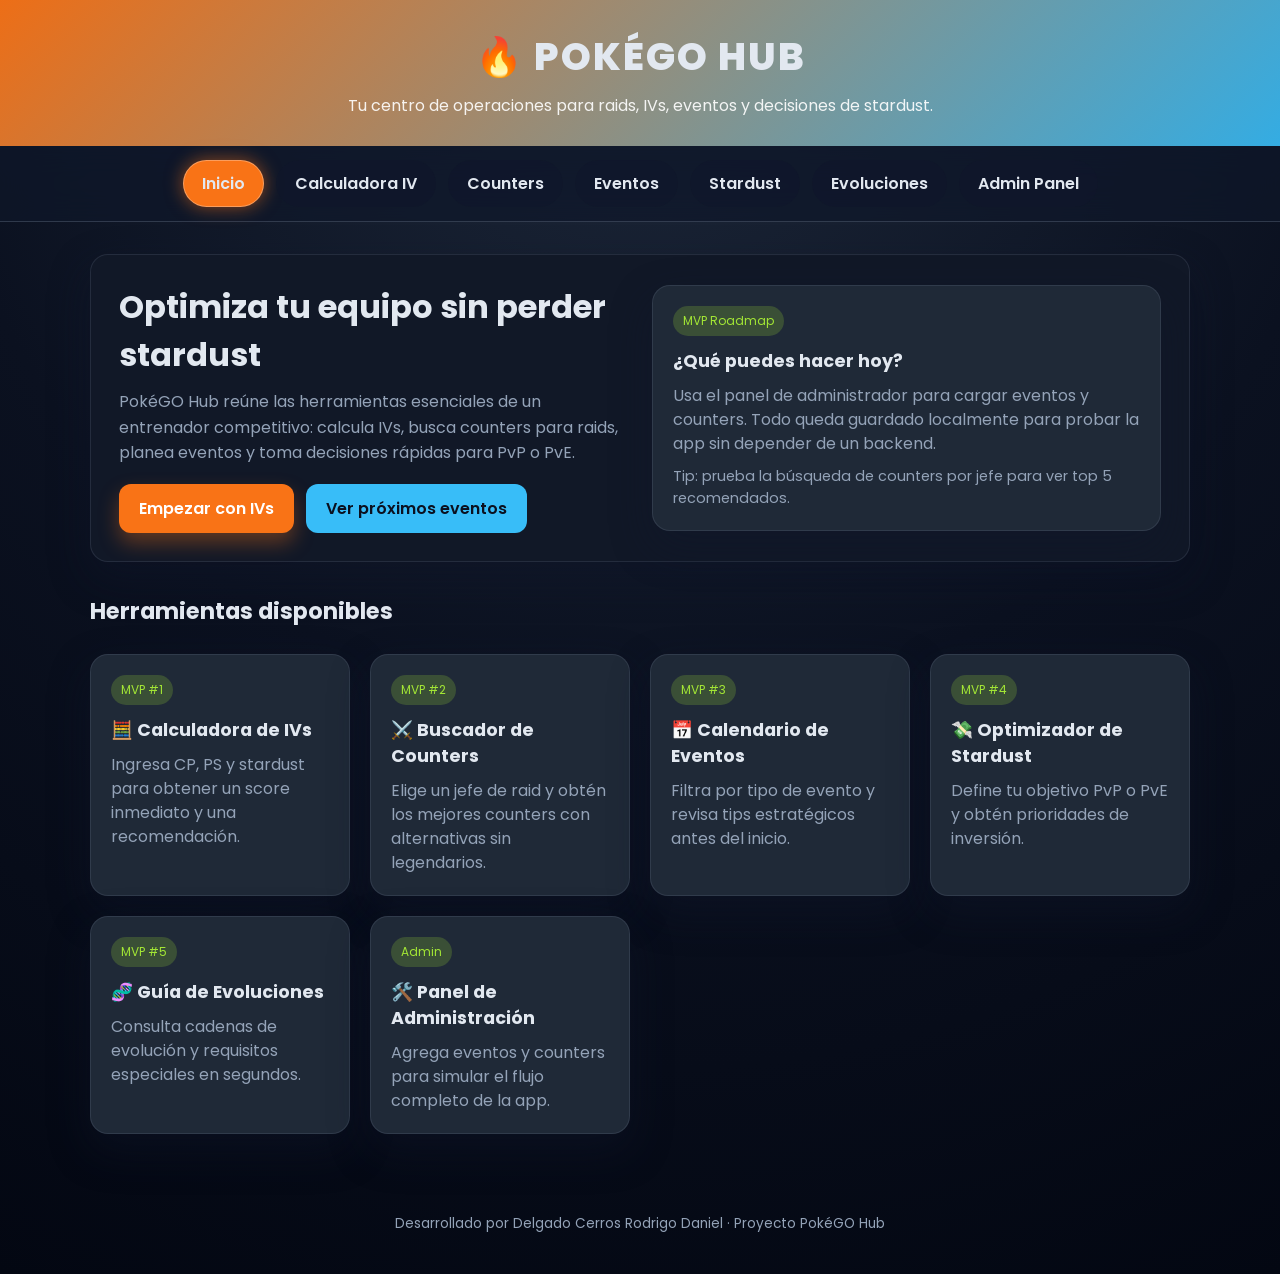
<file: index.html>
<!DOCTYPE html>
<html lang="es">
<head>
  <meta charset="UTF-8">
  <meta name="viewport" content="width=device-width, initial-scale=1.0">
  <title>PokéGO Hub</title>
  <link rel="preconnect" href="https://fonts.googleapis.com">
  <link rel="preconnect" href="https://fonts.gstatic.com" crossorigin>
  <link href="https://fonts.googleapis.com/css2?family=Poppins:wght@300;400;600;700;800&display=swap" rel="stylesheet">
  <link rel="stylesheet" href="styles.css">
</head>
<body>
  <header class="header">
    <h1>🔥 PokéGO Hub</h1>
    <p>Tu centro de operaciones para raids, IVs, eventos y decisiones de stardust.</p>
  </header>

  <nav class="nav">
    <a class="active" href="index.html">Inicio</a>
    <a href="iv-calculator.jsp">Calculadora IV</a>
    <a href="raid-counters.jsp">Counters</a>
    <a href="events.jsp">Eventos</a>
    <a href="stardust-planner.jsp">Stardust</a>
    <a href="evolutions.jsp">Evoluciones</a>
    <a href="admin.jsp">Admin Panel</a>
  </nav>

  <main class="container">
    <section class="hero">
      <div>
        <h2>Optimiza tu equipo sin perder stardust</h2>
        <p>
          PokéGO Hub reúne las herramientas esenciales de un entrenador competitivo: calcula IVs,
          busca counters para raids, planea eventos y toma decisiones rápidas para PvP o PvE.
        </p>
        <div class="hero-actions">
          <a class="button primary" href="iv-calculator.jsp">Empezar con IVs</a>
          <a class="button secondary" href="events.jsp">Ver próximos eventos</a>
        </div>
      </div>
      <div class="card">
        <span class="tag">MVP Roadmap</span>
        <h3>¿Qué puedes hacer hoy?</h3>
        <p>
          Usa el panel de administrador para cargar eventos y counters. Todo queda guardado
          localmente para probar la app sin depender de un backend.
        </p>
        <p class="notice">Tip: prueba la búsqueda de counters por jefe para ver top 5 recomendados.</p>
      </div>
    </section>

    <h2 class="section-title">Herramientas disponibles</h2>
    <div class="card-grid">
      <a class="card" href="iv-calculator.jsp">
        <span class="tag">MVP #1</span>
        <h3>🧮 Calculadora de IVs</h3>
        <p>Ingresa CP, PS y stardust para obtener un score inmediato y una recomendación.</p>
      </a>
      <a class="card" href="raid-counters.jsp">
        <span class="tag">MVP #2</span>
        <h3>⚔️ Buscador de Counters</h3>
        <p>Elige un jefe de raid y obtén los mejores counters con alternativas sin legendarios.</p>
      </a>
      <a class="card" href="events.jsp">
        <span class="tag">MVP #3</span>
        <h3>📅 Calendario de Eventos</h3>
        <p>Filtra por tipo de evento y revisa tips estratégicos antes del inicio.</p>
      </a>
      <a class="card" href="stardust-planner.jsp">
        <span class="tag">MVP #4</span>
        <h3>💸 Optimizador de Stardust</h3>
        <p>Define tu objetivo PvP o PvE y obtén prioridades de inversión.</p>
      </a>
      <a class="card" href="evolutions.jsp">
        <span class="tag">MVP #5</span>
        <h3>🧬 Guía de Evoluciones</h3>
        <p>Consulta cadenas de evolución y requisitos especiales en segundos.</p>
      </a>
      <a class="card" href="admin.jsp">
        <span class="tag">Admin</span>
        <h3>🛠️ Panel de Administración</h3>
        <p>Agrega eventos y counters para simular el flujo completo de la app.</p>
      </a>
    </div>
  </main>

  <footer class="footer">
    Desarrollado por Delgado Cerros Rodrigo Daniel · Proyecto PokéGO Hub
  </footer>
</body>
</html>
</file>
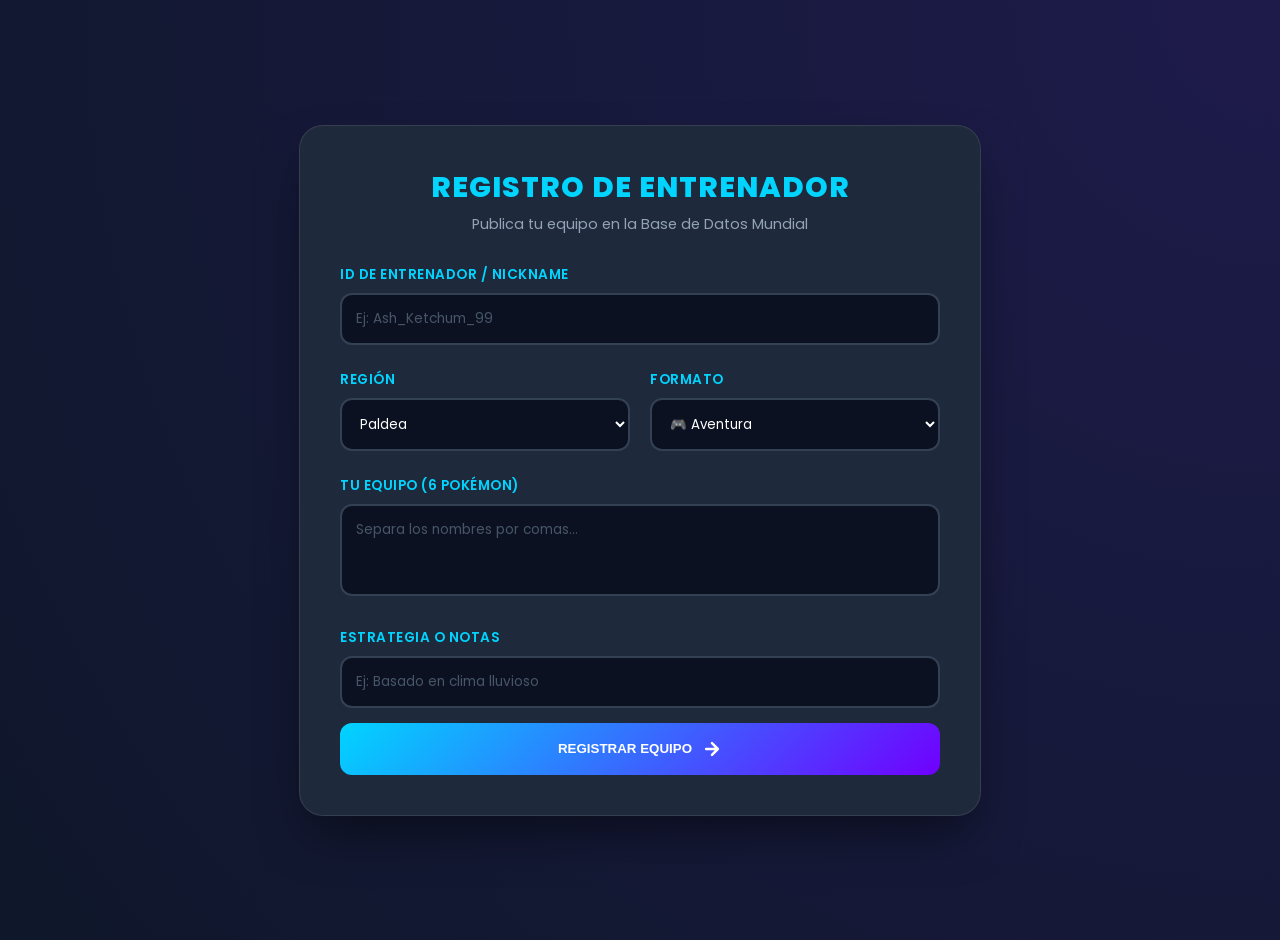
<file: Creacion.html>
<!DOCTYPE html>
<html lang="es">
<head>
    <meta charset="UTF-8">
    <link href="https://fonts.googleapis.com/css2?family=Poppins:wght@400;600;800&display=swap" rel="stylesheet">
    <style>
        :root {
            --primary: #00d4ff;
            --secondary: #7000ff;
            --bg: #0f172a;
            --card-bg: #1e293b;
            --text-muted: #94a3b8;
            --input-bg: #0b1120;
        }

        body { 
            font-family: 'Poppins', sans-serif; 
            background: var(--bg); 
            background-image: radial-gradient(circle at top right, #1e1b4b, #0f172a);
            color: white; 
            display: flex; 
            justify-content: center; 
            align-items: center; 
            min-height: 100vh; 
            margin: 0;
            padding: 20px; 
        }

        .form-card { 
            background: var(--card-bg); 
            padding: 40px; 
            border-radius: 24px; 
            width: 100%; 
            max-width: 600px; 
            box-shadow: 0 25px 50px -12px rgba(0, 0, 0, 0.5); 
            border: 1px solid rgba(255,255,255,0.1);
            backdrop-filter: blur(10px);
        }

        .header { text-align: center; margin-bottom: 30px; }
        .header h3 { 
            color: var(--primary); 
            font-size: 1.8rem; 
            font-weight: 800; 
            margin: 0;
            text-transform: uppercase;
            letter-spacing: 1px;
        }
        .header p { color: var(--text-muted); font-size: 0.9rem; margin-top: 5px; }

        .form-grid {
            display: grid;
            grid-template-columns: 1fr 1fr;
            gap: 20px;
        }

        .full-width { grid-column: span 2; }

        .input-group { margin-bottom: 5px; }

        label { 
            display: block; 
            margin-bottom: 8px; 
            font-size: 0.85rem; 
            font-weight: 600;
            color: var(--primary);
            text-transform: uppercase;
            letter-spacing: 0.5px;
        }

        input, select, textarea { 
            width: 100%; 
            padding: 14px; 
            background: var(--input-bg); 
            border: 2px solid #334155; 
            border-radius: 12px; 
            color: white; 
            font-family: inherit;
            box-sizing: border-box;
            transition: all 0.3s ease;
        }

        input:focus, select:focus, textarea:focus { 
            border-color: var(--primary); 
            outline: none; 
            box-shadow: 0 0 15px rgba(0, 212, 255, 0.15);
            background: #111a2e;
        }

        textarea { resize: none; }

        .btn-submit { 
            background: linear-gradient(135deg, var(--primary), var(--secondary)); 
            color: white; 
            font-weight: 800; 
            text-transform: uppercase;
            border: none; 
            padding: 16px; 
            border-radius: 12px; 
            width: 100%; 
            cursor: pointer; 
            margin-top: 10px;
            transition: 0.4s cubic-bezier(0.175, 0.885, 0.32, 1.275);
            display: flex;
            justify-content: center;
            align-items: center;
            gap: 10px;
        }

        .btn-submit:hover { 
            transform: translateY(-3px); 
            box-shadow: 0 10px 25px rgba(112, 0, 255, 0.4);
            filter: brightness(1.1);
        }

        /* Estilo para los placeholders */
        ::placeholder { color: #475569; font-size: 0.85rem; }

        @media (max-width: 500px) {
            .form-grid { grid-template-columns: 1fr; }
            .full-width { grid-column: span 1; }
        }
    </style>
</head>
<body>

<div class="form-card">
    <div class="header">
        <h3>Registro de Entrenador</h3>
        <p>Publica tu equipo en la Base de Datos Mundial</p>
    </div>

    <form action="creacion.jsp" method="post">
        <div class="form-grid">
            <div class="input-group full-width">
                <label>ID de entrenador / Nickname</label>
                <input type="text" name="autor" placeholder="Ej: Ash_Ketchum_99" required>
            </div>

            <div class="input-group">
                <label>Región</label>
                <select name="region">
                    <option value="Kanto">Kanto</option>
                    <option value="Johto">Johto</option>
                    <option value="Hoenn">Hoenn</option>
                    <option value="Sinnoh">Sinnoh</option>
                    <option value="Teselia">Teselia</option>
                    <option value="Kalos">Kalos</option>
                    <option value="Alola">Alola</option>
                    <option value="Galar">Galar</option>
                    <option value="Paldea" selected>Paldea</option>
                </select>
            </div>

            <div class="input-group">
                <label>Formato</label>
                <select name="tipo">
                    <option value="Aventura">🎮 Aventura</option>
                    <option value="Competitivo">🏆 Competitivo</option>
                    <option value="Tematico">🎭 Temático</option>
                    <option value="Nuzlocke">💀 Nuzlocke</option>
                </select>
            </div>

            <div class="input-group full-width">
                <label>Tu Equipo (6 Pokémon)</label>
                <textarea name="pokes" rows="3" placeholder="Separa los nombres por comas..." required></textarea>
            </div>

            <div class="input-group full-width">
                <label>Estrategia o Notas</label>
                <input type="text" name="notas" placeholder="Ej: Basado en clima lluvioso">
            </div>
        </div>

        <button type="submit" class="btn-submit">
            <span>REGISTRAR EQUIPO</span>
            <svg width="20" height="20" viewBox="0 0 24 24" fill="none" stroke="currentColor" stroke-width="3" stroke-linecap="round" stroke-linejoin="round"><path d="M5 12h14M12 5l7 7-7 7"/></svg>
        </button>
    </form>
</div>

</body>
</html>
</file>
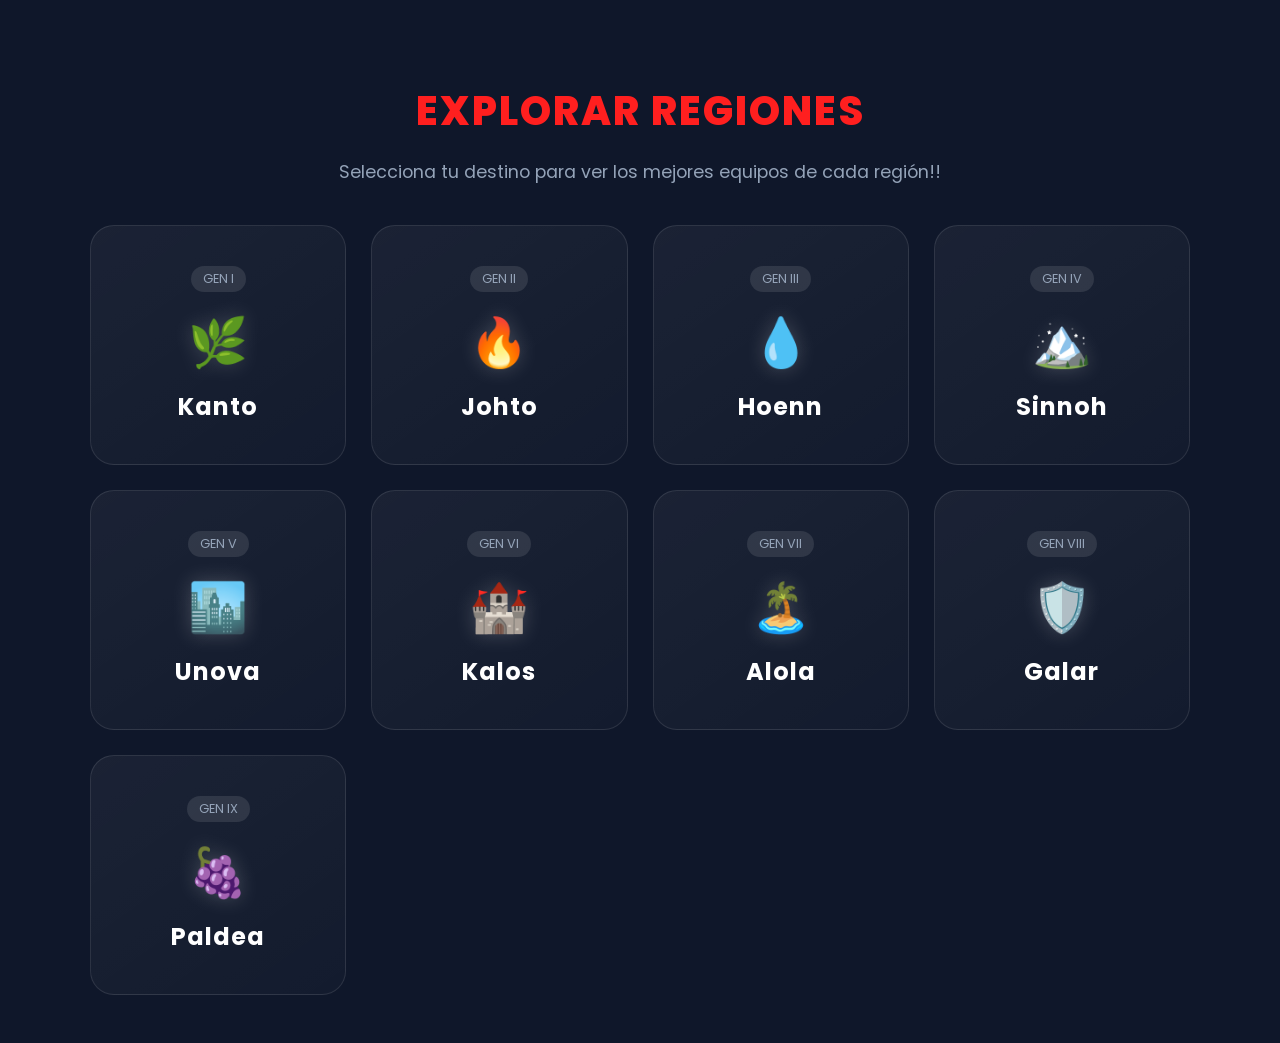
<file: regiones.html>
<!DOCTYPE html>
<html lang="es">
<head>
    <meta charset="UTF-8">
    <link href="https://fonts.googleapis.com/css2?family=Poppins:wght@400;600;800&display=swap" rel="stylesheet">
    <style>
        /* Estilo base */
        body { 
            font-family: 'Poppins', sans-serif; 
            background: #0f172a; 
            color: white; 
            padding: 40px 20px; 
            text-align: center;
            min-height: 100vh;
        }

        h2 { 
            color: #ff1f1f; 
            margin-bottom: 10px; 
            font-size: 2.5rem; 
            font-weight: 800;
            text-transform: uppercase;
            letter-spacing: 2px;
        }

        p {
            color: #94a3b8;
            margin-bottom: 40px;
            font-size: 1.1rem;
        }

        /* Grid principal */
        .regiones-grid { 
            display: grid; 
            grid-template-columns: repeat(auto-fit, minmax(250px, 1fr)); 
            gap: 25px; 
            max-width: 1100px; 
            margin: auto; 
        }

        /* Tarjeta de Región */
        .region-card {
            background: linear-gradient(145deg, rgba(255,255,255,0.05) 0%, rgba(255,255,255,0.02) 100%);
            border: 1px solid rgba(255,255,255,0.1);
            padding: 40px 20px;
            border-radius: 24px;
            text-decoration: none;
            color: white;
            transition: all 0.4s cubic-bezier(0.175, 0.885, 0.32, 1.275);
            display: flex;
            flex-direction: column;
            align-items: center;
            justify-content: center;
            position: relative;
            overflow: hidden;
        }

        /* Efecto de brillo al pasar el mouse */
        .region-card::before {
            content: "";
            position: absolute;
            top: 0;
            left: -100%;
            width: 100%;
            height: 100%;
            background: linear-gradient(90deg, transparent, rgba(255,255,255,0.05), transparent);
            transition: 0.5s;
        }

        .region-card:hover::before {
            left: 100%;
        }

        .region-card:hover {
            background: rgba(255, 31, 31, 0.1);
            border-color: #ff1f1f;
            transform: translateY(-10px) scale(1.02);
            box-shadow: 0 20px 40px rgba(255, 31, 31, 0.2);
        }

        /* Numero de la región */
        .region-number {
            font-size: 0.8rem;
            background: rgba(255, 255, 255, 0.1);
            padding: 4px 12px;
            border-radius: 20px;
            margin-bottom: 15px;
            color: #94a3b8;
        }

        .region-name {
            font-size: 1.5rem;
            font-weight: 700;
            letter-spacing: 1px;
        }

        /* Iconos representativos por generación */
        .region-icon {
            font-size: 3rem;
            margin-bottom: 10px;
            filter: drop-shadow(0 0 10px rgba(255,255,255,0.2));
        }

    </style>
</head>
<body>

    <h2>Explorar Regiones</h2>
    <p>Selecciona tu destino para ver los mejores equipos de cada región!!</p>

    <div class="regiones-grid">
        <a href="kanto.html" class="region-card">
            <span class="region-number">GEN I</span>
            <span class="region-icon">🌿</span>
            <span class="region-name">Kanto</span>
        </a>

        <a href="johto.html" class="region-card">
            <span class="region-number">GEN II</span>
            <span class="region-icon">🔥</span>
            <span class="region-name">Johto</span>
        </a>

        <a href="hoenn.html" class="region-card">
            <span class="region-number">GEN III</span>
            <span class="region-icon">💧</span>
            <span class="region-name">Hoenn</span>
        </a>

        <a href="sinnoh.html" class="region-card">
            <span class="region-number">GEN IV</span>
            <span class="region-icon">🏔️</span>
            <span class="region-name">Sinnoh</span>
        </a>

        <a href="unova.html" class="region-card">
            <span class="region-number">GEN V</span>
            <span class="region-icon">🏙️</span>
            <span class="region-name">Unova</span>
        </a>

        <a href="kalos.html" class="region-card">
            <span class="region-number">GEN VI</span>
            <span class="region-icon">🏰</span>
            <span class="region-name">Kalos</span>
        </a>

        <a href="alola.html" class="region-card">
            <span class="region-number">GEN VII</span>
            <span class="region-icon">🏝️</span>
            <span class="region-name">Alola</span>
        </a>

        <a href="galar.html" class="region-card">
            <span class="region-number">GEN VIII</span>
            <span class="region-icon">🛡️</span>
            <span class="region-name">Galar</span>
        </a>

        <a href="paldea.html" class="region-card">
            <span class="region-number">GEN IX</span>
            <span class="region-icon">🍇</span>
            <span class="region-name">Paldea</span>
        </a>
    </div>

</body>
</html>
</file>
<file: styles.css>
:root {
  --bg: #0b1120;
  --panel: #111827;
  --panel-light: #1f2937;
  --primary: #f97316;
  --secondary: #38bdf8;
  --accent: #a3e635;
  --text: #e2e8f0;
  --muted: #94a3b8;
  --danger: #f87171;
  --glass: rgba(15, 23, 42, 0.7);
  --shadow: 0 16px 40px rgba(15, 23, 42, 0.45);
  --radius: 18px;
}

* {
  box-sizing: border-box;
  margin: 0;
  padding: 0;
}

body {
  font-family: 'Poppins', sans-serif;
  background: radial-gradient(circle at top, #1e293b 0%, var(--bg) 50%, #030712 100%);
  color: var(--text);
  min-height: 100vh;
}

a {
  color: inherit;
  text-decoration: none;
}

.header {
  background: linear-gradient(135deg, rgba(249, 115, 22, 0.95), rgba(56, 189, 248, 0.9));
  padding: 28px 16px;
  text-align: center;
  box-shadow: var(--shadow);
}

.header h1 {
  font-size: 2.4rem;
  letter-spacing: 2px;
  text-transform: uppercase;
  font-weight: 800;
}

.header p {
  margin-top: 8px;
  font-size: 1rem;
  color: rgba(255, 255, 255, 0.9);
}

.nav {
  display: flex;
  justify-content: center;
  gap: 12px;
  flex-wrap: wrap;
  background: var(--glass);
  padding: 14px 16px;
  border-bottom: 1px solid rgba(148, 163, 184, 0.25);
  backdrop-filter: blur(16px);
}

.nav a {
  padding: 10px 18px;
  border-radius: 999px;
  background: rgba(15, 23, 42, 0.6);
  color: var(--text);
  font-weight: 600;
  transition: all 0.3s ease;
  border: 1px solid transparent;
}

.nav a:hover,
.nav a.active {
  background: var(--primary);
  border-color: rgba(255, 255, 255, 0.3);
  box-shadow: 0 0 18px rgba(249, 115, 22, 0.55);
}

.container {
  width: min(1100px, 92%);
  margin: 32px auto 60px;
}

.hero {
  display: grid;
  gap: 24px;
  align-items: center;
  grid-template-columns: repeat(auto-fit, minmax(260px, 1fr));
  background: var(--panel);
  padding: 28px;
  border-radius: var(--radius);
  box-shadow: var(--shadow);
  border: 1px solid rgba(148, 163, 184, 0.15);
}

.hero h2 {
  font-size: 2rem;
}

.hero p {
  color: var(--muted);
  margin-top: 10px;
  line-height: 1.6;
}

.hero .hero-actions {
  display: flex;
  gap: 12px;
  flex-wrap: wrap;
  margin-top: 18px;
}

.button {
  padding: 12px 20px;
  border-radius: 12px;
  border: none;
  cursor: pointer;
  font-weight: 600;
  transition: transform 0.2s ease, box-shadow 0.2s ease;
}

.button.primary {
  background: var(--primary);
  color: #fff;
  box-shadow: 0 10px 20px rgba(249, 115, 22, 0.35);
}

.button.secondary {
  background: var(--secondary);
  color: #0b1120;
}

.button:hover {
  transform: translateY(-2px);
}

.card-grid {
  display: grid;
  gap: 20px;
  grid-template-columns: repeat(auto-fit, minmax(230px, 1fr));
  margin-top: 26px;
}

.card {
  background: var(--panel-light);
  border-radius: var(--radius);
  padding: 20px;
  border: 1px solid rgba(148, 163, 184, 0.15);
  box-shadow: var(--shadow);
}

.card h3 {
  font-size: 1.1rem;
  margin-bottom: 10px;
}

.card p {
  color: var(--muted);
  line-height: 1.5;
}

.card .tag {
  display: inline-block;
  padding: 6px 10px;
  background: rgba(163, 230, 53, 0.2);
  color: var(--accent);
  border-radius: 999px;
  font-size: 0.75rem;
  margin-bottom: 12px;
}

.section-title {
  font-size: 1.4rem;
  margin-top: 32px;
}

.form {
  display: grid;
  gap: 16px;
  margin-top: 20px;
}

.form label {
  font-weight: 600;
}

.form input,
.form select,
.form textarea {
  width: 100%;
  padding: 12px 14px;
  border-radius: 12px;
  border: 1px solid rgba(148, 163, 184, 0.2);
  background: rgba(15, 23, 42, 0.7);
  color: var(--text);
}

.form textarea {
  min-height: 120px;
  resize: vertical;
}

.results {
  margin-top: 20px;
  padding: 18px;
  border-radius: 14px;
  background: rgba(56, 189, 248, 0.08);
  border: 1px solid rgba(56, 189, 248, 0.35);
}

.results h4 {
  margin-bottom: 8px;
}

.list {
  display: grid;
  gap: 12px;
  margin-top: 18px;
}

.list-item {
  background: rgba(15, 23, 42, 0.65);
  padding: 14px;
  border-radius: 12px;
  border: 1px solid rgba(148, 163, 184, 0.15);
}

.badge {
  padding: 4px 10px;
  border-radius: 999px;
  font-size: 0.75rem;
  display: inline-block;
  background: rgba(59, 130, 246, 0.2);
  color: #93c5fd;
}

.footer {
  text-align: center;
  padding: 20px 12px 40px;
  color: var(--muted);
  font-size: 0.85rem;
}

.notice {
  margin-top: 14px;
  color: var(--muted);
  font-size: 0.9rem;
}

.table {
  width: 100%;
  border-collapse: collapse;
  margin-top: 20px;
}

.table th,
.table td {
  padding: 12px;
  text-align: left;
  border-bottom: 1px solid rgba(148, 163, 184, 0.2);
}

.table th {
  color: var(--accent);
}

.highlight {
  color: var(--accent);
  font-weight: 600;
}

.alert {
  background: rgba(248, 113, 113, 0.15);
  border: 1px solid rgba(248, 113, 113, 0.45);
  padding: 12px 16px;
  border-radius: 12px;
  margin-top: 14px;
}

.stat-grid {
  display: grid;
  gap: 12px;
  grid-template-columns: repeat(auto-fit, minmax(140px, 1fr));
  margin-top: 16px;
}

.stat-card {
  background: rgba(15, 23, 42, 0.7);
  padding: 12px;
  border-radius: 12px;
  border: 1px solid rgba(148, 163, 184, 0.2);
  text-align: center;
}

.stat-card span {
  display: block;
  font-size: 0.85rem;
  color: var(--muted);
}

@media (max-width: 600px) {
  .header h1 {
    font-size: 1.8rem;
  }
}
</file>
